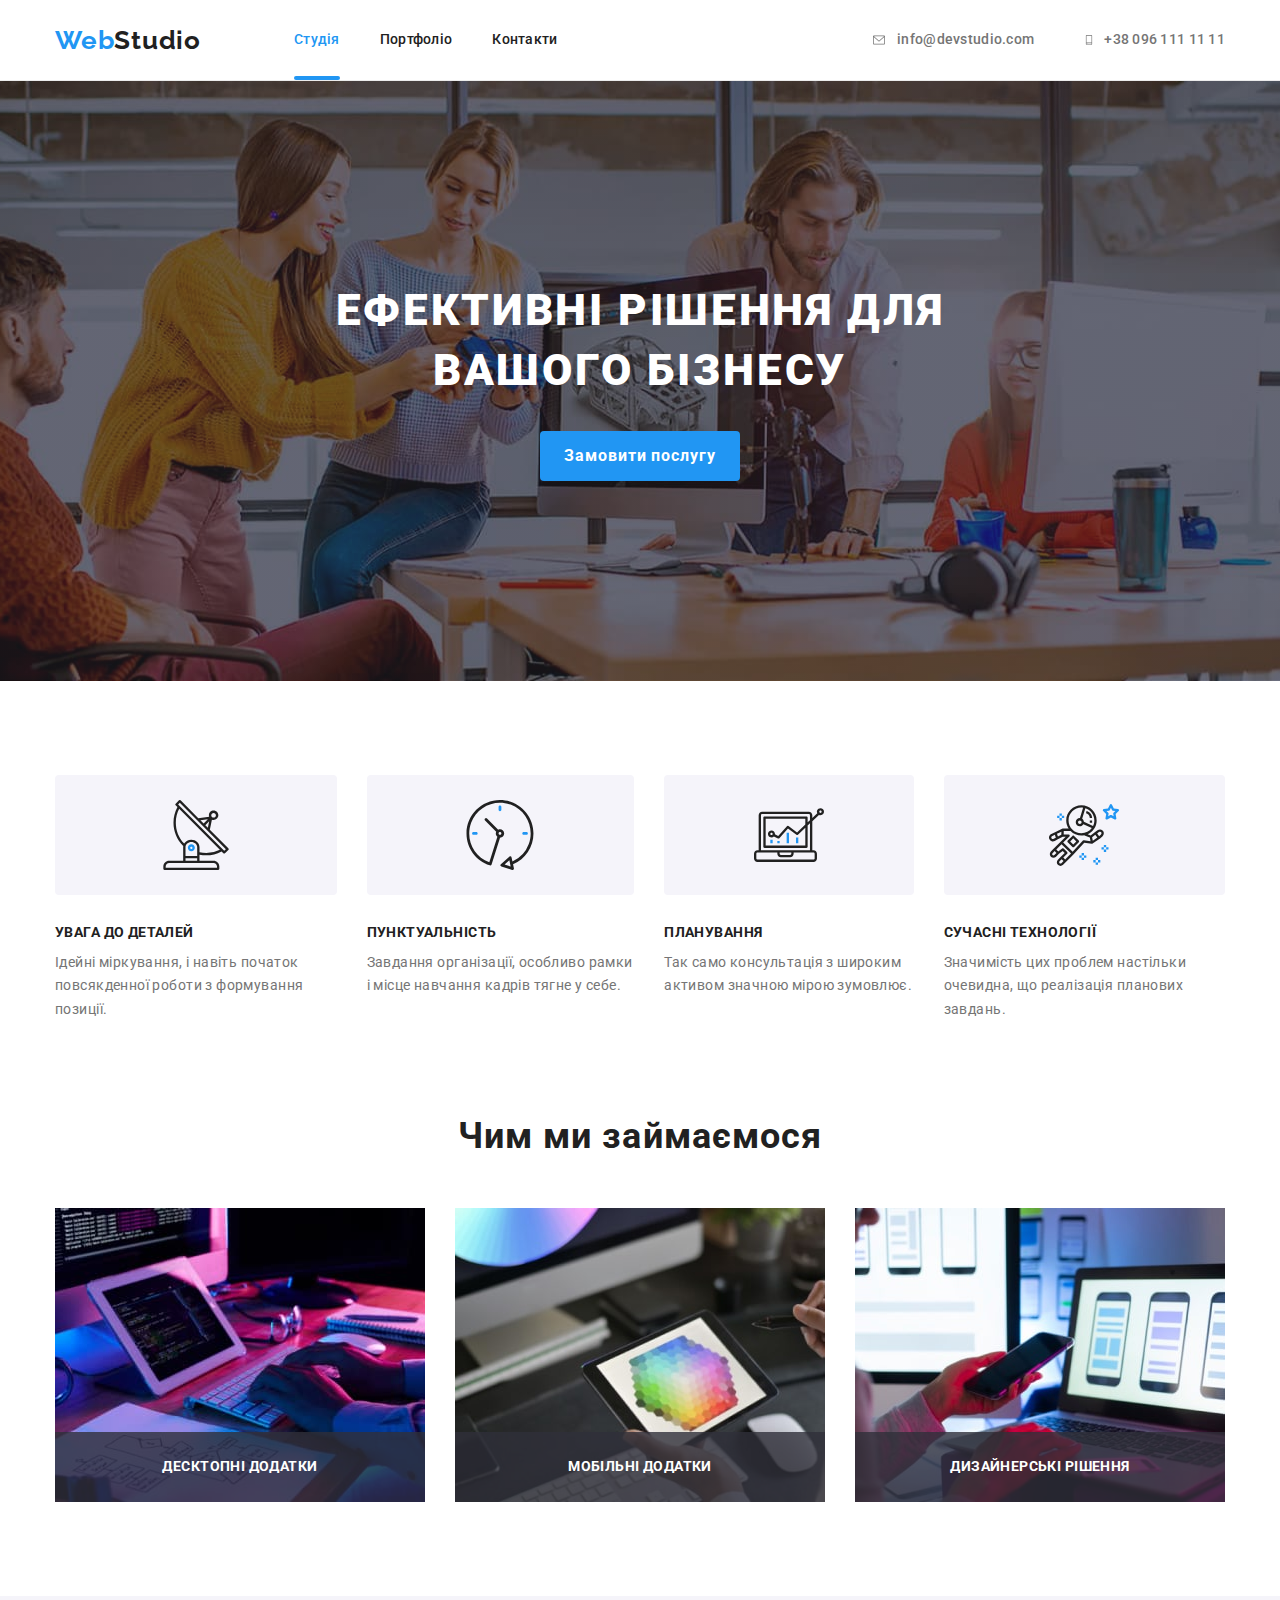
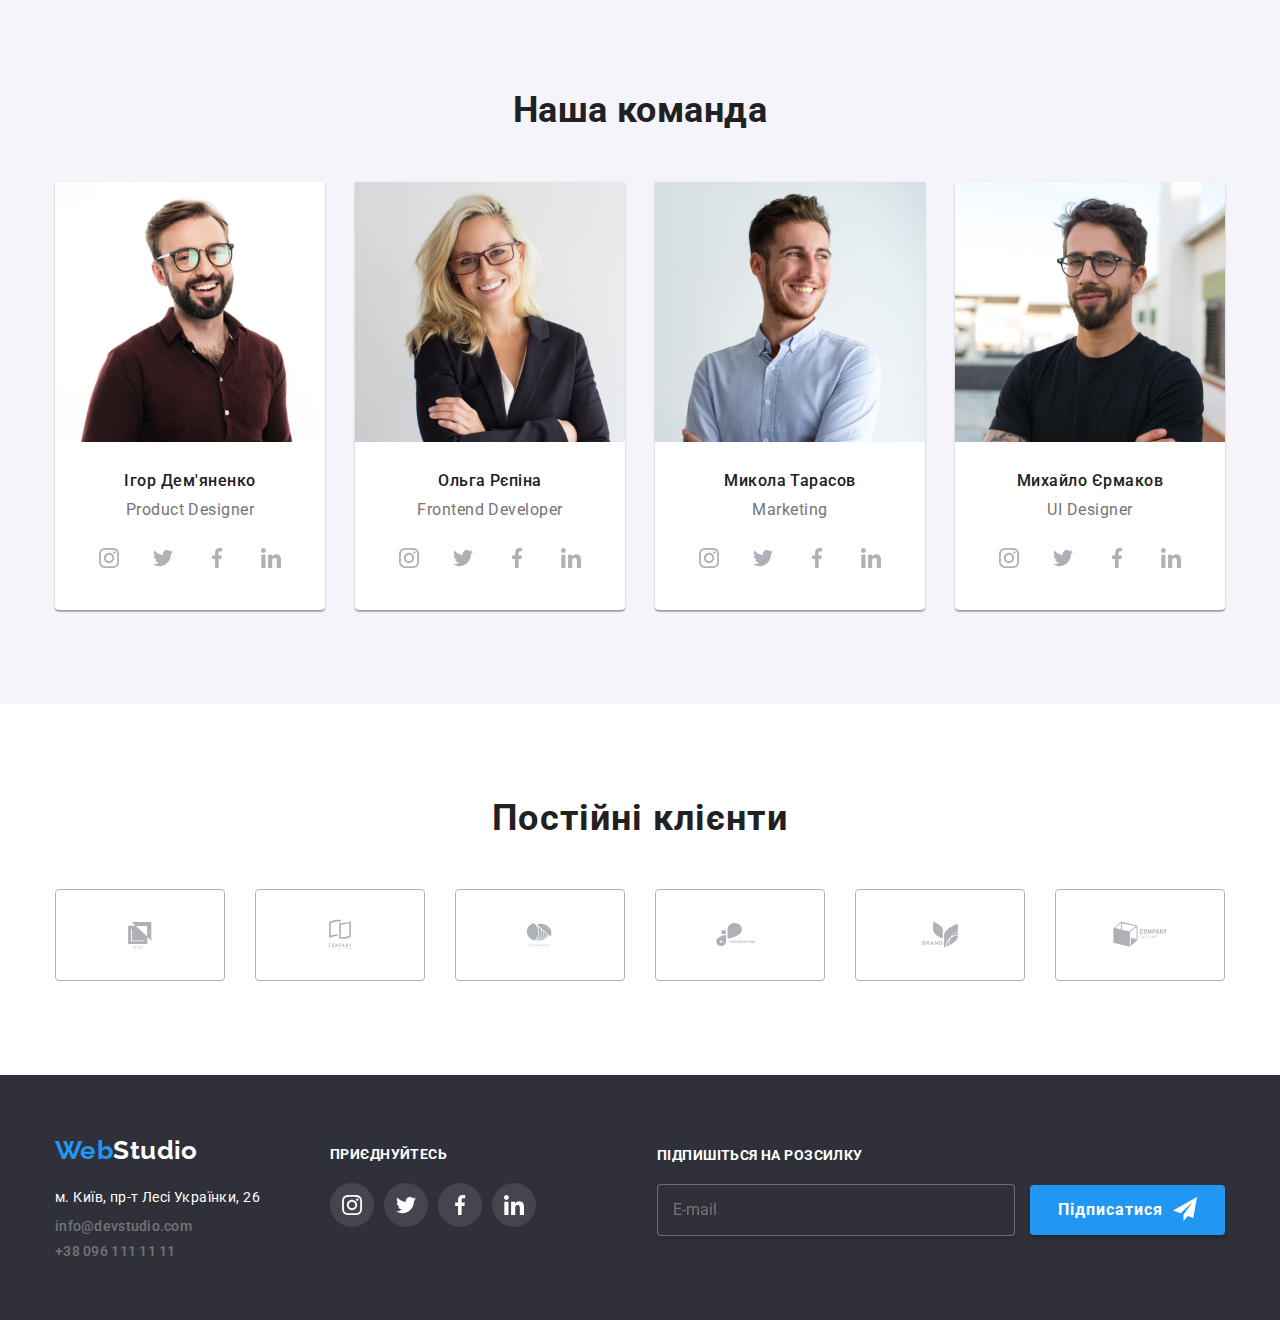
<file: index.html>
<!DOCTYPE html>
<html lang="uk">
<head>
    <meta charset="UTF-8">
    <meta http-equiv="X-UA-Compatible" content="IE=edge">
    <meta name="viewport" content="width=device-width, initial-scale=1.0">
    <title>WebStudio</title>
    <link rel="preconnect" href="https://fonts.googleapis.com">
    <link rel="preconnect" href="https://fonts.gstatic.com" crossorigin>
    <link href="https://fonts.googleapis.com/css2?family=Raleway:wght@700&family=Roboto:wght@400;500;700;900&display=swap" rel="stylesheet">
    <link rel="stylesheet" href="https://cdnjs.cloudflare.com/ajax/libs/modern-normalize/1.1.0/modern-normalize.min.css">
    <link rel="stylesheet" href="./css/styles.css">
</head>
    <body>
         <header class="page-header">
            <div class="container flex">
                <nav class="header-nav">
                    <a href="./index.html" class="header-logo"><span class="color-logo">Web</span>Studio</a>
                    <ul class="header-list">
                        <li class="item"><a href="" class="header-link link currant ">Студія</a></li>
                        <li class="item"><a href="./portfolio.html" class="header-link link">Портфоліо</a></li>
                        <li class="item"><a href="" class="header-link link">Контакти</a></li>
                    </ul>
                </nav>
                <ul class="mail-tell">
                    <li class="item">
                        <a href="mailto:info@devstudio.com" class="address-link"><svg width="16" height="12" class="header-svg-mail"><use href="./images/sprite_new.svg#envelope"></use></svg>info@devstudio.com</a></li>
                    <li class="item">
                        <a href="tell:+380961111111" class="address-link"><svg width="10" height="16" class="header-svg-mail"><use href="./images/sprite_new.svg#smartphone"></use></svg>+38 096 111 11 11</a></li>
                    </ul>
            </div>
        </header>
        <main>
                <section class="hero">
                    <div class="container">
                    <h1 class="hero-title">Ефективні рішення для вашого бізнесу</h1>
                    <button type="button" class="hero-btn" data-modal-open>Замовити послугу</button>
                    </div>
                </section>  
            <section class="hero-topic">
                <div class="container">
                    <h2 class="unknown">Всі наші плюси</h2>
                    <ul class="topic-list">
                    <li class="list-title">
                        <div class="hero-topic-svg"><svg width="70" height="70" class="hero-svg"><use href="./images/sprite_new.svg#antenna"></use></svg></div>
                        <h2 class="main-title">УВАГА ДО ДЕТАЛЕЙ</h2>
                        <p class="second-title">Ідейні міркування, і навіть початок повсякденної роботи з формування позиції.</p>
                    </li>
                    <li class="list-title">
                        <div class="hero-topic-svg"><svg width="70" height="70" class="hero-svg"><use href="./images/sprite_new.svg#clock"></use></svg></div>
                        <h2 class="main-title">ПУНКТУАЛЬНІСТЬ</h2>
                        <p class="second-title">Завдання організації, особливо рамки і місце навчання кадрів тягне у себе.</p>
                    </li>
                    <li class="list-title">
                        <div class="hero-topic-svg"><svg  width="70" height="70" class="hero-svg"><use href="./images/sprite_new.svg#diagram"></use></svg></div>
                        <h2 class="main-title">ПЛАНУВАННЯ</h2>
                        <p class="second-title">Так само консультація з широким активом значною мірою зумовлює.</p>
                    </li>
                    <li class="list-title">
                        <div class="hero-topic-svg"><svg width="70" height="70" class="hero-svg"><use href="./images/sprite_new.svg#astronaut"></use></svg></div>
                        <h2 class="main-title">СУЧАСНІ ТЕХНОЛОГІЇ</h2>
                        <p class="second-title">Значимість цих проблем настільки очевидна, що реалізація планових завдань.</p>
                    </li> 
                </ul></div>
            </section>
            <section class="about">
                <div class="container">
                    <h2 class="about-hero">Чим ми займаємося</h2>
                    <ul class="about-img">
                    <li class="img-list">
                        <p class="about-img-hover">Десктопні додатки</p>
                        <img src="./images/image_14.jpg" alt="development" width="370" height="294"></li>
                    <li class="img-list">
                        <p class="about-img-hover">Мобільні додатки</p>
                        <img src="./images/images_2.jpg" alt="digitalization" width="370" height="294"></li>
                    <li class="img-list">
                        <p class="about-img-hover">Дизайнерські рішення</p>
                        <img src="./images/images_3.jpg" alt="design" width="370" height="294"></li>
                    </ul>
                </div>
            </section>
            <section class="team">
                <div class="container">
                    <h2 class="team-hero">Наша команда</h2>
                    <ul class="team-list">
                        <li class="team-items">
                            <img src="./images/img_4.jpg" alt="Photo of Product Designer" width="270" height="260">
                            <h3 class="team-title">Ігор Дем'яненко</h3>
                            <p class="team-pre-title">Product Designer</p>
                            <ul class="team-soc-list list">
                                <li class="team-soc-items"><a href="#" class="team-soc-link link"><svg width="20" height="20" class="team-soc-icons"><use href="./images/sprite_new.svg#instagram_new"></use></svg></a></li>
                                <li class="team-soc-items"><a href="#" class="team-soc-link link"><svg width="20" height="20" class="team-soc-icons"><use href="./images/sprite_new.svg#twitter"></use></svg></a></li>
                                <li class="team-soc-items"><a href="#" class="team-soc-link link"><svg width="20" height="20" class="team-soc-icons"><use href="./images/sprite_new.svg#facebook"></use></svg></a></li>
                                <li class="team-soc-items"><a href="#" class="team-soc-link link"><svg width="20" height="20" class="team-soc-icons"><use href="./images/sprite_new.svg#linkedin"></use></svg></a></li>
                            </ul>
                        </li>
                        <li class="team-items">
                            <img src="./images/img_5.jpg" alt="Photo of Frontend Developer" width="270" height="260">
                            <h3 class="team-title">Ольга Рєпіна</h3>
                            <p class="team-pre-title">Frontend Developer</p>
                            <ul class="team-soc-list list">
                                <li class="team-soc-items"><a href="#" class="team-soc-link link"><svg width="20" height="20" class="team-soc-icons"><use href="./images/sprite_new.svg#instagram_new"></use></svg></a></li>
                                <li class="team-soc-items"><a href="#" class="team-soc-link link"><svg width="20" height="20" class="team-soc-icons"><use href="./images/sprite_new.svg#twitter"></use></svg></a></li>
                                <li class="team-soc-items"><a href="#" class="team-soc-link link"><svg width="20" height="20" class="team-soc-icons"><use href="./images/sprite_new.svg#facebook"></use></svg></a></li>
                                <li class="team-soc-items"><a href="#" class="team-soc-link link"><svg width="20" height="20" class="team-soc-icons"><use href="./images/sprite_new.svg#linkedin"></use></svg></a></li>
                            </ul>
                        </li>
                        <li class="team-items">
                            <img src="./images/img_6.jpg" alt="Photo of Marketing manager" width="270" height="260">
                            <h3 class="team-title">Микола Тарасов</h3>
                            <p class="team-pre-title">Marketing</p>
                            <ul class="team-soc-list list">
                                <li class="team-soc-items"><a href="#" class="team-soc-link link"><svg width="20" height="20" class="team-soc-icons"><use href="./images/sprite_new.svg#instagram_new"></use></svg></a></li>
                                <li class="team-soc-items"><a href="#" class="team-soc-link link"><svg width="20" height="20" class="team-soc-icons"><use href="./images/sprite_new.svg#twitter"></use></svg></a></li>
                                <li class="team-soc-items"><a href="#" class="team-soc-link link"><svg width="20" height="20" class="team-soc-icons"><use href="./images/sprite_new.svg#facebook"></use></svg></a></li>
                                <li class="team-soc-items"><a href="#" class="team-soc-link link"><svg width="20" height="20" class="team-soc-icons"><use href="./images/sprite_new.svg#linkedin"></use></svg></a></li>
                            </ul>
                        </li>
                        <li class="team-items">
                            <img src="./images/img_7.jpg" alt="Photo of UI Designer" width="270" height="260">
                            <h3 class="team-title">Михайло Єрмаков</h3>
                            <p class="team-pre-title">UI Designer</p>
                            <ul class="team-soc-list list">
                                <li class="team-soc-items"><a href="#" class="team-soc-link link"><svg width="20" height="20" class="team-soc-icons"><use href="./images/sprite_new.svg#instagram_new"></use></svg></a></li>
                                <li class="team-soc-items"><a href="#" class="team-soc-link link"><svg width="20" height="20" class="team-soc-icons"><use href="./images/sprite_new.svg#twitter"></use></svg></a></li>
                                <li class="team-soc-items"><a href="#" class="team-soc-link link"><svg width="20" height="20" class="team-soc-icons"><use href="./images/sprite_new.svg#facebook"></use></svg></a></li>
                                <li class="team-soc-items"><a href="#" class="team-soc-link link"><svg width="20" height="20" class="team-soc-icons"><use href="./images/sprite_new.svg#linkedin"></use></svg></a></li>
                            </ul>
                        </li>
                    </ul>
                </div>
            </section>
            <section class="base-client">
                <div class="container">
                    <h2 class="base-title">Постійні клієнти</h2>
                    <ul class="base-list">
                        <li class="base-client-items"><a href="#" class="base-client-link"><svg width="106" height="60" class="base-client-icon"><use href="./images/sprite_new.svg#Logo"></use></svg></a></li>
                        <li class="base-client-items"><a href="#" class="base-client-link"><svg width="106" height="60" class="base-client-icon"><use href="./images/sprite_new.svg#Logo_1"></use></svg></a></li>
                        <li class="base-client-items"><a href="#" class="base-client-link"><svg width="106" height="60" class="base-client-icon"><use href="./images/sprite_new.svg#Logo_2"></use></svg></a></li>
                        <li class="base-client-items"><a href="#" class="base-client-link"><svg width="106" height="60" class="base-client-icon"><use href="./images/sprite_new.svg#Logo_3"></use></svg></a></li>
                        <li class="base-client-items"><a href="#" class="base-client-link"><svg width="106" height="60" class="base-client-icon"><use href="./images/sprite_new.svg#Logo_4"></use></svg></a></li>
                        <li class="base-client-items"><a href="#" class="base-client-link"><svg width="106" height="60" class="base-client-icon"><use href="./images/sprite_new.svg#Logo_5"></use></svg></a></li>
                    </ul>
                </div>
            </section>
        </main>
        
        <!-- Футер-->
        <footer class="footer-block">
            <div class="container">
                <div class="footer-container">
                    <div class="footer-first-container">
                        <a href="/index.html" class="footer-logo"><span class="logo-footer">Web</span>Studio</a>
                        <address class="footer-address">  
                        <ul class="address-list">
                        <li class="item"><a href="https://www.google.com/maps/" class="footer-link-adress" style="padding: 0;">м. Київ, пр-т Лесі Українки, 26</a></li>
                        <li class="item"><a href="mailto:info@devstudio.com" class="address-link-footer" style="padding: 0;">info@devstudio.com</a></li>
                        <li class="item"><a href="tell:+380961111111" class="address-link-footer" style="padding: 0;">+38 096 111 11 11</a></li>
                        </ul>
                        </address>
                    </div>
                    <div class="footer-acction">
                        <p class="going-acction">приєднуйтесь</p>
                        <ul class="acction-items">
                        <li class="acction-list"><a href="#" class="acction-link"><svg width="20" height="20" class="acction-icon"><use href="./images/sprite_new.svg#instagram_new"></use></svg></a></li>
                        <li class="acction-list"><a href="#" class="acction-link"><svg width="20" height="20" class="acction-icon"><use href="./images/sprite_new.svg#twitter"></use></svg></a></li>
                        <li class="acction-list"><a href="#" class="acction-link"><svg width="20" height="20" class="acction-icon"><use href="./images/sprite_new.svg#facebook"></use></svg></a></li>
                        <li class="acction-list"><a href="#" class="acction-link"><svg width="20" height="20" class="acction-icon"><use href="./images/sprite_new.svg#linkedin"></use></svg></a></li>
                        </ul></div>
                    <div class="email-input">
                            <form name="mailing" autocomplete="off" novalidate class="form-join">
                                <label class="joining-us">
                                    <span class="joining-span">Підпишіться на розсилку</span> 
                                    <input type="email" name="email" placeholder="E-mail" class="joining-input">
                                </label>
                                <button type="submit" class="joining-button">
                                    Підписатися<svg class="icon-send-svg" width="24" height="24"><use href="./images/sprite_new.svg#icon_send"></use></svg></button>
                                    
                            </form>
                        </div>
                    </div>
            </div>
        </footer>
        <div class="backdrop is-hidden" data-modal>
            <div class="modal">
                <button type="button" class="close-button" data-modal-close>
                    <svg class="svg-button-close"><use href="./images/sprite_new.svg#close-black"></use></svg>
                </button>
                <p class="modal-heading">Залиште свої дані, ми вам передзвонимо</p>
                <form name="sign-up" autocomplete="off">
                    <div class="modal-div">
                        <label><span class="modal-titels">Ім'я</span>
                        <input type="text" class="modal-input" name="name">
                        <span class="icon-modal"><svg width="18" height="18"><use href="./images/sprite_new.svg#icon-person"></use></svg></span>
                        </label>
                    </div>
                    <div class="modal-div">
                        <label><span class="modal-titels">Телефон</span>
                        <input type="tel" class="modal-input" name="tel">
                        <span class="icon-modal"><svg width="18" height="18"><use href="./images/sprite_new.svg#phone_black"></use></svg></span>
                        </label>
                    </div>
                    <div class="modal-div">
                        <label><span class="modal-titels">Пошта</span>
                        <input type="email" class="modal-input" name="email">
                        <span class="icon-modal"><svg width="18" height="18"><use href="./images/sprite_new.svg#email_black"></use></svg></span>
                        </label>
                    </div>
                    <label >
                        <span class="modal-titels">Коментар</span>
                        <textarea name="comment-icon" placeholder="Введіть текст" class="comment-icon-area" rows="7"></textarea>
                    </label>
                    <label class="checkbox-rules">
                        <input class="checkbox" type="checkbox" name="policy">
                        <span class="checkbox-icon"></span>
                        <span class="rules-title">Погоджуюся з розсилкою та приймаю<a href="#" class="blue-title"> Умови договору</a></span>
                    </label>
                        
                    <button type="submit" class="modal-button hero-btn">Відправити</button>
                </form>
            </div>
        </div>
        <script src="./js/modal.js"></script>
    </body>



</html>
</file>
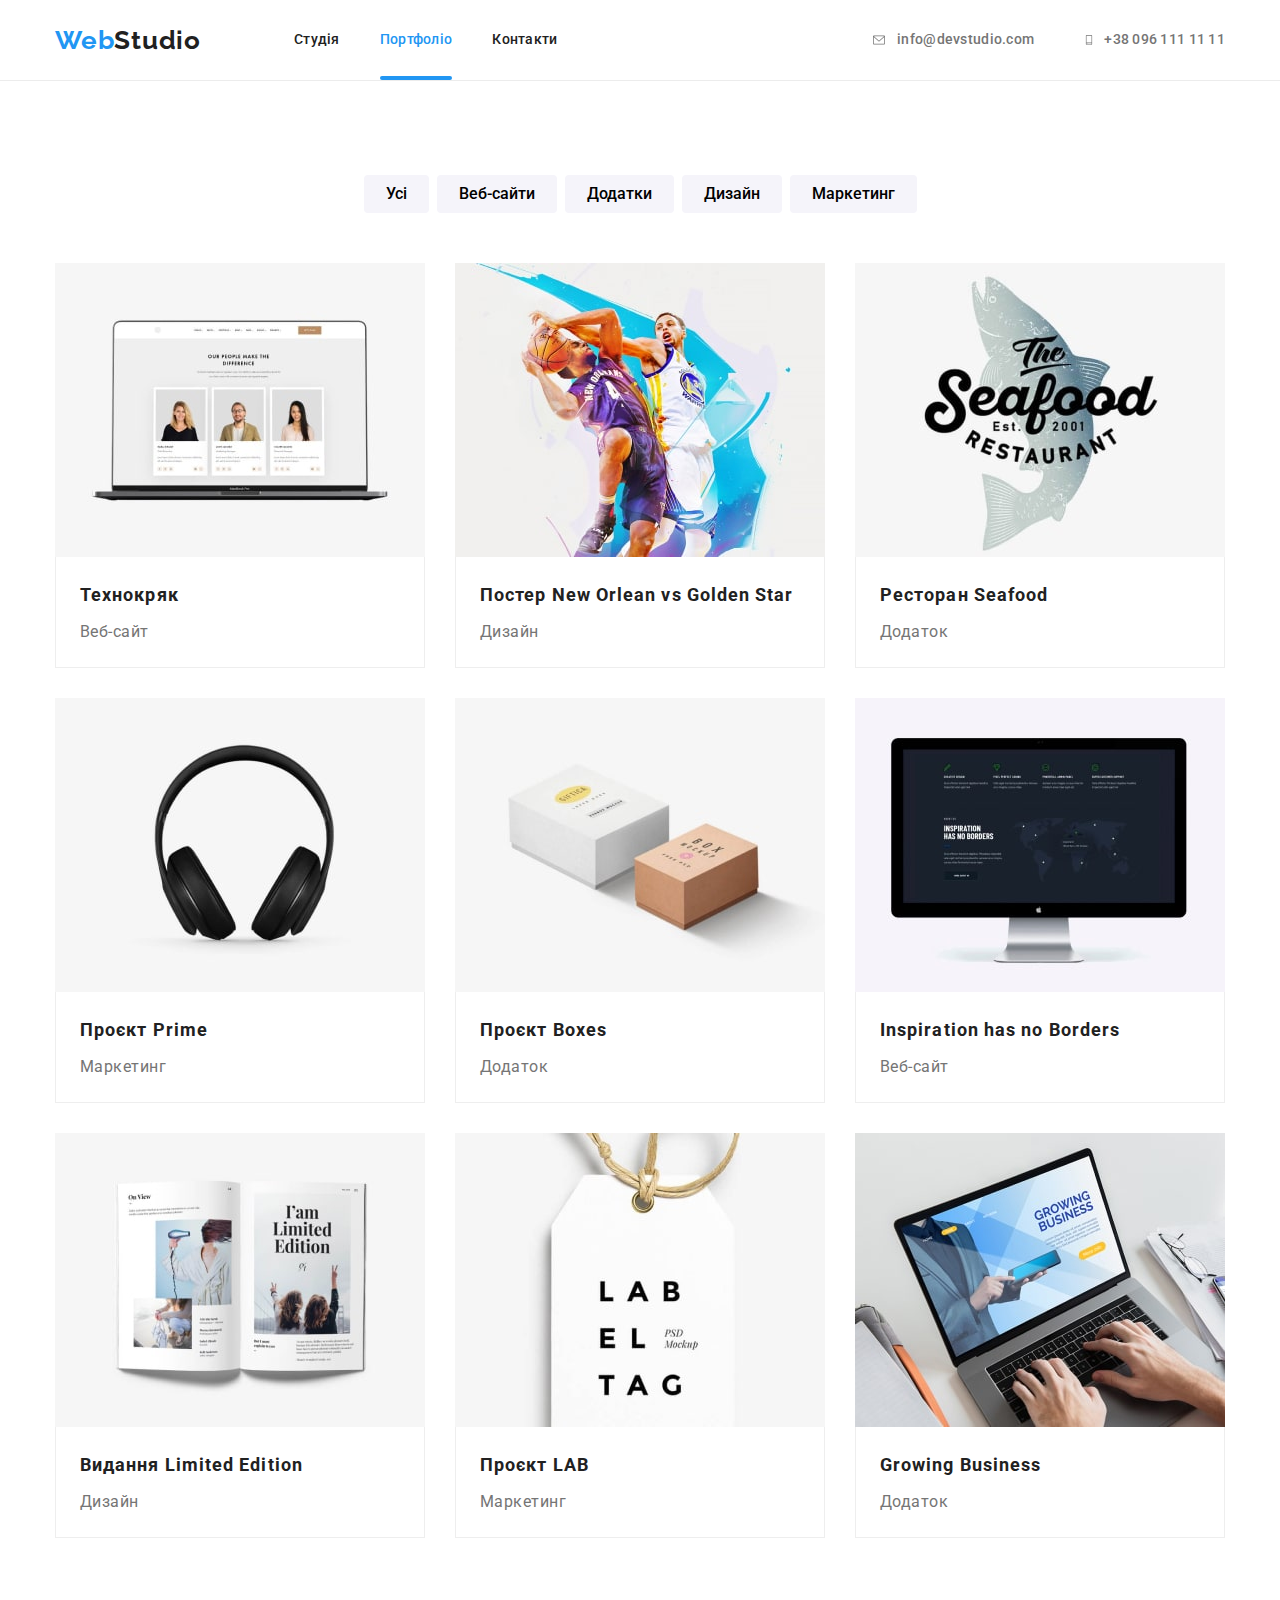
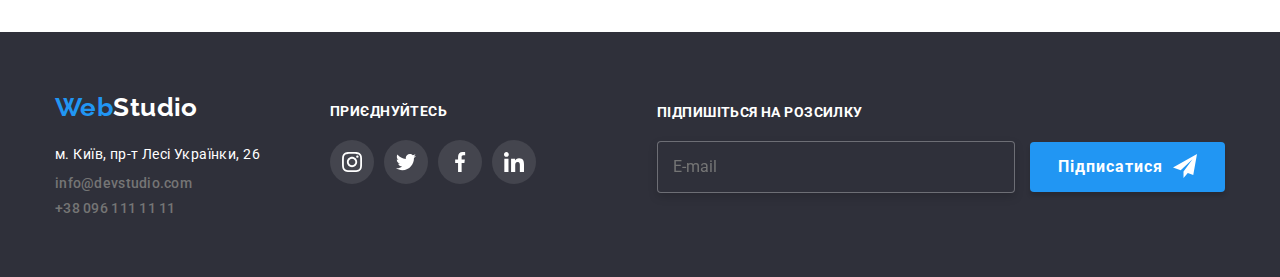
<file: portfolio.html>
<!DOCTYPE html>
<html lang="uk">
<head>
    <meta charset="UTF-8">
    <meta http-equiv="X-UA-Compatible" content="IE=edge">
    <meta name="viewport" content="width=device-width, initial-scale=1.0">
    <title>WebStudio</title>
    <link rel="preconnect" href="https://fonts.googleapis.com">
    <link rel="preconnect" href="https://fonts.gstatic.com" crossorigin>
    <link href="https://fonts.googleapis.com/css2?family=Raleway:wght@700&family=Roboto:wght@400;500;700;900&display=swap" rel="stylesheet">
    <link rel="stylesheet" href="https://cdnjs.cloudflare.com/ajax/libs/modern-normalize/1.1.0/modern-normalize.min.css">
    <link rel="stylesheet" href="./css/styles.css">
</head>
    <body>
        <header class="page-header">
            <div class="container flex">
                <nav class="header-nav">
                    <a href="./index.html" class="header-logo"><span class="color-logo">Web</span>Studio</a>
                    <ul class="header-list">
                        <li class="item"><a href="./index.html" class="header-link link">Студія</a></li>
                        <li class="item"><a href="./portfolio.html" class="header-link link currant">Портфоліо</a></li>
                        <li class="item"><a href="" class="header-link link">Контакти</a></li>
                    </ul>
                </nav>
                <ul class="mail-tell">
                    <li class="item"><a href="mailto:info@devstudio.com" class="address-link"><svg width="16" height="12" class="header-svg-mail"><use href="./images/sprite_new.svg#envelope"></use></svg>info@devstudio.com</a></li>
                    <li class="item"><a href="tell:+380961111111" class="address-link"><svg width="10" height="16" class="header-svg-mail"><use href="./images/sprite_new.svg#smartphone"></use></svg>+38 096 111 11 11</a></li>
                    </ul>
            </div>
        </header>
        <!-----------------MAIN------------ -->
        <main>
            <section class="portfolio">
                <div class="container">
                    <ul class="top-list">
                    <li class="top-item">
                    <button type="button" class="button-portfolio">Усі</button></li>
                    <li class="top-item">
                    <button type="button" class="button-portfolio">Веб-сайти</button></li>
                    <li class="top-item">
                    <button type="button" class="button-portfolio">Додатки</button></li>
                    <li class="top-item">
                    <button type="button" class="button-portfolio">Дизайн</button></li>
                    <li class="top-item">
                    <button type="button" class="button-portfolio">Маркетинг</button></li>
                    </ul>
                    <ul class="portfolio-list">
                        <li class="portfolio-items">
                            <a href="#" class="portfolio-link">
                                <div class="portfolio-thumb">
                                    <img src="./images.portfolio/img_1.jpg" alt="Веб-сайт" width="370">
                                    <p class="portfolio-overlay">Ресурс пропонує комплексні пропозиції з різним рівнем функціоналу та сервісів. Все це дозволить відвідувачу отримати вичерпні відомості про компанію чи приватну особу.</p></div>
                        <div class="cont-resume">
                            <h2 class="portfolio-title">Технокряк</h2>
                            <p class="portfolio-pre-title">Веб-сайт</p></div>
                        </a>
                    </li>
                    <li class="portfolio-items">
                        <a href="#" class="portfolio-link">
                            <div class="portfolio-thumb">
                                <img src="./images.portfolio/img_2.jpg" alt="Веб-сайт" width="370">
                                <p class="portfolio-overlay">Ресурс пропонує комплексні пропозиції з різним рівнем функціоналу та сервісів. Все це дозволить відвідувачу отримати вичерпні відомості про компанію чи приватну особу.</p></div>
                        <div class="cont-resume">
                            <h2 class="portfolio-title">Постер New Orlean vs Golden Star</h2>
                            <p class="portfolio-pre-title">Дизайн</p></div>
                        </a>
                    </li>
                    <li class="portfolio-items">
                        <a href="#" class="portfolio-link">
                        <div class="portfolio-thumb">
                            <img src="./images.portfolio/img_3.jpg" alt="Веб-сайт" width="370">
                            <p class="portfolio-overlay">Ресурс пропонує комплексні пропозиції з різним рівнем функціоналу та сервісів. Все це дозволить відвідувачу отримати вичерпні відомості про компанію чи приватну особу.</p></div>
                        <div class="cont-resume">
                            <h2 class="portfolio-title">Ресторан Seafood</h2>
                            <p class="portfolio-pre-title">Додаток</p></div>
                        </a>
                    </li>
                    <li class="portfolio-items">
                        <a href="#" class="portfolio-link">
                        <div class="portfolio-thumb">
                            <img src="./images.portfolio/img_4.jpg" alt="Веб-сайт" width="370">
                            <p class="portfolio-overlay">Ресурс пропонує комплексні пропозиції з різним рівнем функціоналу та сервісів. Все це дозволить відвідувачу отримати вичерпні відомості про компанію чи приватну особу.</p></div>
                        <div class="cont-resume">
                            <h2 class="portfolio-title">Проєкт Prime</h2>
                            <p class="portfolio-pre-title">Маркетинг</p></div>
                        </a>
                    </li>
                    <li class="portfolio-items">
                        <a href="#" class="portfolio-link">
                        <div class="portfolio-thumb">
                            <img src="./images.portfolio/img_5.jpg" alt="Веб-сайт" width="370">
                            <p class="portfolio-overlay">Ресурс пропонує комплексні пропозиції з різним рівнем функціоналу та сервісів. Все це дозволить відвідувачу отримати вичерпні відомості про компанію чи приватну особу.</p></div>
                        <div class="cont-resume">
                            <h2 class="portfolio-title">Проєкт Boxes</h2>
                            <p class="portfolio-pre-title">Додаток</p></div>
                        </a>
                    </li>
                    <li class="portfolio-items">
                        <a href="#" class="portfolio-link">
                        <div class="portfolio-thumb">
                            <img src="./images.portfolio/img_6.jpg" alt="Веб-сайт" width="370">
                            <p class="portfolio-overlay">Ресурс пропонує комплексні пропозиції з різним рівнем функціоналу та сервісів. Все це дозволить відвідувачу отримати вичерпні відомості про компанію чи приватну особу.</p></div>
                        <div class="cont-resume">
                            <h2 class="portfolio-title">Inspiration has no Borders</h2>
                            <p class="portfolio-pre-title">Веб-сайт</p></div>
                        </a>
                    </li>
                    <li class="portfolio-items">
                        <a href="#" class="portfolio-link">
                        <div class="portfolio-thumb">
                            <img src="./images.portfolio/img_7.jpg" alt="Веб-сайт" width="370">
                            <p class="portfolio-overlay">Ресурс пропонує комплексні пропозиції з різним рівнем функціоналу та сервісів. Все це дозволить відвідувачу отримати вичерпні відомості про компанію чи приватну особу.</p></div>
                        <div class="cont-resume">
                            <h2 class="portfolio-title">Видання Limited Edition</h2>
                            <p class="portfolio-pre-title">Дизайн</p></div>
                        </a>
                    </li>
                    <li class="portfolio-items">
                        <a href="#" class="portfolio-link">
                        <div class="portfolio-thumb">
                            <img src="./images.portfolio/img_8.jpg" alt="Веб-сайт" width="370">
                            <p class="portfolio-overlay">Ресурс пропонує комплексні пропозиції з різним рівнем функціоналу та сервісів. Все це дозволить відвідувачу отримати вичерпні відомості про компанію чи приватну особу.</p></div>
                        <div class="cont-resume">
                            <h2 class="portfolio-title">Проєкт LAB</h2>
                            <p class="portfolio-pre-title">Маркетинг</p></div>
                        </a>
                    </li>
                    <li class="portfolio-items">
                        <a href="#" class="portfolio-link">
                        <div class="portfolio-thumb">
                            <img src="./images.portfolio/img_9.jpg" alt="Веб-сайт" width="370">
                            <p class="portfolio-overlay">Ресурс пропонує комплексні пропозиції з різним рівнем функціоналу та сервісів. Все це дозволить відвідувачу отримати вичерпні відомості про компанію чи приватну особу.</p></div>
                        <div class="cont-resume">
                            <h2 class="portfolio-title">Growing Business</h2>
                            <p class="portfolio-pre-title">Додаток</p></div>
                        </a>
                    </li>
                    </ul>
                </div>
            </section>
        </main>
        <!-------------------------------Футер------------------------------------------------->
        <footer class="footer-block">
            <div class="container">
                <div class="footer-container">
                    <div class="footer-first-container">
                        <a href="/index.html" class="footer-logo"><span class="logo-footer">Web</span>Studio</a>
                        <address class="footer-address">  
                        <ul class="address-list">
                        <li class="item"><a href="https://www.google.com/maps/" class="footer-link-adress" style="padding: 0;">м. Київ, пр-т Лесі Українки, 26</a></li>
                        <li class="item"><a href="mailto:info@devstudio.com" class="address-link-footer" style="padding: 0;">info@devstudio.com</a></li>
                        <li class="item"><a href="tell:+380961111111" class="address-link-footer" style="padding: 0;">+38 096 111 11 11</a></li>
                        </ul>
                        </address>
                    </div>
                    <div class="footer-acction">
                        <h2 class="going-acction">приєднуйтесь</h2>
                        <ul class="acction-items">
                        <li class="acction-list"><a href="#" class="acction-link"><svg width="20" height="20" class="acction-icon"><use href="./images/sprite_new.svg#instagram_new"></use></svg></a></li>
                        <li class="acction-list"><a href="#" class="acction-link"><svg width="20" height="20" class="acction-icon"><use href="./images/sprite_new.svg#twitter"></use></svg></a></li>
                        <li class="acction-list"><a href="#" class="acction-link"><svg width="20" height="20" class="acction-icon"><use href="./images/sprite_new.svg#facebook"></use></svg></a></li>
                        <li class="acction-list"><a href="#" class="acction-link"><svg width="20" height="20" class="acction-icon"><use href="./images/sprite_new.svg#linkedin"></use></svg></a></li>
                        </ul></div>
                        <div class="email-input">
                            <form name="mailing" autocomplete="off" novalidate class="form-join">
                                <label class="joining-us">
                                    <span class="joining-span">Підпишіться на розсилку</span> 
                                    <input type="email" name="email" placeholder="E-mail" class="joining-input">
                                </label>
                                <button type="submit" class="joining-button">
                                    Підписатися<svg class="icon-send-svg" width="24" height="24"><use href="./images/sprite_new.svg#icon_send"></use></svg></button>
                                    
                            </form>
                        </div>
                    </div>
                    
            </div>
        </footer>
    </body>



</html>
</file>
<file: css/styles.css>
:root {
    --primary-header-color: #FFFFFF;
    --second-primary-color: #212121;
    --logo-color-button:  #2196F3;
    --color-p-text: #757575;
}
p, h1, h2, h3, h4, h5, h6, a {
    margin: 0;
    padding: 0;
}
ul {
    margin: 0;
    padding-left: 0px;
}
/* button {
    cursor: pointer;
    border: none;
    border-radius: 4px;
    width: 200px;
    height: 50px;
    
}  */
/* .hero-btn {
    cursor: pointer;
    border: none;
    border-radius: 4px;
    width: 200px;
    height: 50px;
    cursor: pointer;
} */
body{
    color: var(--second-primary-color);
    font-family: "Roboto", sans-serif;
    letter-spacing: 0.03em;
    line-height: 1.14;
    font-size: 14px;
    margin: 0;
}
.link {
    text-decoration: none;
    list-style: none;
}
.list {
    list-style: none;
    text-decoration: none;
}
ul {
    padding: 0;
    margin: 0;
}

li, ul, h1, h2, a {
    text-decoration: none;
    list-style-type: none;
}
   
img {
    display: block;
    max-width: 100%;
    height: auto;
}

.container {
    margin-left: auto;
    margin-right: auto;
    width: 1200px;
    /* outline: 2px solid tomato; */
    padding-right: 15px;
    padding-left: 15px;
}
.flex {
    display: flex;
    align-items: center;
}
/* ------------------nav-list--------------*/
.mail-tell {
    display: flex;
    margin-left: auto;
    align-items: center;
}
.mail-tell >.item:not(:last-child) {
    margin-right: 50px;
}

.header-nav {
    display: flex;
    align-items: center;
}

/*--------------HEADER------------------- */

.cont-resume {
    padding: 20px 24px;
    border: 1px solid #EEEEEE;
    border-top: none;
}
.header-nav > ul> li {
    list-style-type: none;
}

.header-list {
    display: flex;
    margin-left: 93px;
}

.header-list > .item:not(:last-child) {
    margin-right: 40px;
}

.page-header {
    background-color: var(--primary-header-color);
    border-bottom: 1px solid #ECECEC;
}
.header-logo {
    color: var(--second-primary-color);
    font-weight: 700;
    font-size: 26px;
    line-height: 1.19;
    letter-spacing: 0.03em;
    font-family: 'Raleway';
    font-style: normal;
    align-items: center;
    
}
.color-logo {
    color: var(--logo-color-button);
    font-family: 'Raleway';
    font-style: normal;
}

.header-link {

    font-weight: 500;
    font-size: 14px;
    line-height: 1.14;
    letter-spacing: 0.02em;

    position: relative;
    display: block;
    padding: 32px 0;
    color: var(--second-primary-color);
    transition: color 250ms cubic-bezier(0.4, 0, 0.2, 1);
}
.currant {
    color: var(--logo-color-button);
    
}
.currant::after {
    content: "";
    bottom: 0;
    left: 0;
    position: absolute; 

    width: 100%;
    height: 4px;
    background: #2196F3;
    border-radius: 2px;
    transition: color 250 cubic-bezier(0.4, 0, 0.2, 1);
    
}
.address-link {
    display: block;
    padding: 32px 0;
    display: flex;
    align-items: center;
    justify-content: center;

    font-style: normal;
    font-weight: 500;
    font-size: 14px;
    line-height: 1.14;
    letter-spacing: 0.02em;
    color: var(--color-p-text);

    transition: color 250ms cubic-bezier(0.4, 0, 0.2, 1);
    
}
.address-link:hover,
.header-link:hover {
   color: var(--logo-color-button);
}

.header-svg-mail {
    margin-right: 10px;
    fill: currentColor;
}




/* -------------Main---------------- */

.hero {
    background-color: #2F303A;
    text-align: center;
    padding: 200px 0;
    background-image: linear-gradient(rgba(47, 48, 58, 0.4), rgba(47, 48, 58, 0.4)), url(../images/header-photo.jpg);
    background-position: center;
    background-repeat: no-repeat;
    background-size: 1600px;
}
.hero-title {
    font-weight: 900;
    font-size: 44px;
    line-height: 1.36;
    letter-spacing: 0.06em;
    text-transform: uppercase;
    color: var(--primary-header-color);
    
    margin: 0 auto 30px;
    width: 696px;
    
}
.hero-btn {
    font-weight: 700;
    font-size: 16px;
    line-height: 1.87;
    letter-spacing: 0.06em;
    color: var(--primary-header-color);
    cursor: pointer;
    background: #2196F3;
    
    cursor: pointer;
    border: none;
    border-radius: 4px;
    cursor: pointer;
    padding: 10px 24px;

    
}
.hero-topic {
     padding: 94px 0;
}


/* ------------------HERO_TOPIC_---------- */ 

.unknown {
	display: none;
}
.topic-list {
    display: flex;
    gap: 30px;
}
.main-title {
    font-weight: 700;
    font-size: 14px;
    line-height: 1.14;
    letter-spacing: 0.03em;
    text-transform: uppercase;
    color: var(--second-primary-color);

    margin-bottom: 10px
}
.second-title {
    font-weight: 400;
    font-size: 14px;
    line-height: 1.71;
    letter-spacing: 0.03em;
    color: var(--color-p-text);
}
.hero-topic-svg {
    display: flex;
    align-items: center;
    justify-content: center;
    height: 120px;
    margin-bottom: 30px;
    border-radius: 4px;
    background: #F5F4FA;
}


/* -----------------What we are do------------ */
.about {
    padding-bottom: 94px;
}
.about-hero {
    font-weight: 700;
    font-size: 36px;
    line-height: 1.16;
    text-align: center;
    letter-spacing: 0.03em;
    color: var(--second-primary-color);
    margin-bottom: 50px;

}
.about-img {
    display: flex;
    justify-content: space-around;
    

}
.about-img > .img-list:not(:last-child) {
    margin-right: 30px;
}

.img-list {
    position: relative;
}
.about-img-hover {
    position: absolute;
    display: flex;
    height: 70px;
    align-items: center;
    justify-content: center;

    bottom: 0;
    width: 100%;
    color: var(--primary-header-color);
    background-color: rgba(47, 48, 58, 0.8);

    font-weight: 700;
    font-size: 14px;
    line-height: 1.14;
    text-align: center;
    letter-spacing: 0.03em;
    text-transform: uppercase;
}

/* --------------------Our TEAM--------- */
.team-items {
    background: #FFFFFF;
    box-shadow: 0px 1px 3px rgba(0, 0, 0, 0.12), 0px 1px 1px rgba(0, 0, 0, 0.14), 0px 2px 1px rgba(0, 0, 0, 0.2);
    border-radius: 0px 0px 4px 4px;
    text-align: center;
}
.team {
    padding-top: 94px;
    padding-bottom: 94px;
    background: #F5F4FA
}
.team-hero {
    font-weight: 700;
    font-size: 36px;
    line-height: 1.16;
}
.team-hero {
    text-align: center;
    margin-bottom: 50px;
}
   
.team-list {
    display: flex;
    justify-content: space-between;
}


.team-title {
    font-weight: 500;
    font-size: 16px;
    line-height: 1.18;
    letter-spacing: 0.03em;
    color: var(--second-primary-color);
    padding-top: 30px;
    margin-bottom: 10px;
}
.team-pre-title {
    font-weight: 400;
    font-size: 16px;
    line-height: 1.18;
    letter-spacing: 0.03em;
    color: var(--color-p-text);

    margin-bottom: 16px;
}

.team-soc-list {
    display: flex;
    justify-content: center;
    align-items: center;
    padding-bottom: 30px;
}
.team-soc-items {
    width: 44px;
    height: 44px;
}
.team-soc-items:not(:last-child) {
margin-right: 10px;
}

.team-soc-link {
    width: 100%;
    height: 100%;
    display: flex;
    background-color: #FFFFFF;
    border-radius: 50%;
    justify-content: center;
    align-items: center; 
    color: #afb1b8;
    transition: background-color 250ms cubic-bezier(0.4, 0, 0.2, 1), color 250ms cubic-bezier(0.4, 0, 0.2, 1);
}
.team-soc-link:hover {
    background-color: #2196F3;
    color: #FFFFFF;
}
.team-soc-icons {
    fill: currentColor;
}

/* ------------------------BAse client------------ */
.base-client {
    padding-top: 94px;
    padding-bottom: 94px;
}
.base-title {
    font-weight: 700;
    font-size: 36px;
    line-height: 1.16;
    text-align: center;
    letter-spacing: 0.03em;
    color: #212121;
    
    margin-bottom: 50px;
}
.base-list {
    display: flex;
    justify-content: center;
    align-items: center;
    gap: 30px;
}
.base-client-link {
    box-sizing: border-box;
    width: 170px;
    height: 92px;

    border: 1px solid #afb1b8;
    border-radius: 4px;

    display: flex;
    justify-content: center;
    align-items: center;
    transition: border-color 250ms cubic-bezier(0.4, 0, 0.2, 1);
}
.base-client-icon{
    fill: #afb1b8;
    transition: fill 250ms cubic-bezier(0.4, 0, 0.2, 1);
}
.base-client-link:hover .base-client-icon { 
    fill: #2196f3;
    
} 

.base-client-link:hover {
    border-color: #2196f3; 
   
    
}



/* ------------------------ФУТер ------------ */
.address-list, a {
    font-style: normal;
    list-style-type: none;
}
.address-list {
    display: flex;
    flex-direction: column;
    gap: 9px;
}

.footer-block {
    padding-top: 60px;
    padding-bottom: 60px;
}

.address-list:hover {
    color: var(--logo-color-button);
}
.footer-link-address:hover {
    color: var(--logo-color-button);
}
.logo-footer{
    color: var(--logo-color-button);
    font-weight: 700;
    font-size: 26px;
    line-height: 1.19;
    font-family: 'Raleway';
    font-style: normal;
    font-weight: 700;
    
}
.footer-logo {
    color: var(--primary-header-color);
    font-weight: 700;
    font-size: 26px;
    line-height: 1.19;
    font-family: 'Raleway';
    font-style: normal;
    font-weight: 700;

    display: inline-block;
    margin-bottom: 20px;
}

.footer-block {
    background-color: #2F303A;
}

.footer-link-adress {
    font-weight: 400;
    font-size: 14px;
    line-height: 1.71;
    letter-spacing: 0.03em;
    color: #FFFFFF;
    transition: color 250ms cubic-bezier(0.4, 0, 0.2, 1);
}
.footer-link-adress:hover,
.footer-link-adress:focus {
    color: var(--logo-color-button);
}

.address-link-footer {
    display: block;
    padding: 32px 0;

    font-weight: 500;
    font-size: 14px;
    line-height: 1.14;
    letter-spacing: 0.02em;
    color: var(--color-p-text);
    transition: color 250ms cubic-bezier(0.4, 0, 0.2, 1);
}
.footer-container {
    display: flex;
}

.footer-acction {
    display: block;
    margin-left: 70px;
    margin-top: 12px;
}

.going-acction {
    font-weight: 700;
    font-size: 14px;
    line-height: 1.14;
    letter-spacing: 0.03em;
    text-transform: uppercase;
    color: #FFFFFF;
    margin-bottom: 20px;
}
.acction-items {
    display: flex;
    justify-content: flex-start;
    gap: 10px;
}


.acction-link {
    width: 100%;
    height: 100%;
    display: flex;
    background-color: #44454E;
    border-radius: 50%;
    justify-content: center;
    align-items: center;
    transition: background-color 250ms cubic-bezier(0.4, 0, 0.2, 1);
}
.acction-link:hover {
    background-color: var(--logo-color-button);
}

.acction-icon {
    fill: #FFFFFF;
}

.acction-list {
    height: 44px;
    width: 44px;
}
.address-link-footer:hover {
 color: var(--logo-color-button);
}



/* ----------------------------Portfolio-------------------------- */
.portfolio {
    padding: 94px 0;
}
.top-list {
    display: flex;
    justify-content: center;
    margin-bottom: 50px;
}

.top-list > li:not(:last-child) {
    margin-right: 8px;
    
}
.portfolio-list {
    display: flex;
    flex-wrap: wrap;
    gap: 30px;
} 
.top-item:hover {
    border-radius: 4px;

}
.portfolio-link {
    display: block;
    transition: box-shadow 250ms cubic-bezier(0.4, 0, 0.2, 1);
}
.portfolio-link:hover { 
    box-shadow: 0px 1px 1px rgb(0 0 0 / 12%), 0px 4px 4px rgb(0 0 0 / 6%), 1px 4px 6px rgb(0 0 0 / 16%);
}

.portfolio-title {
    font-weight: 700;
    font-size: 18px;
    line-height: 2;
    letter-spacing: 0.06em;
    color: #212121;
    margin-bottom: 4px;
}
.portfolio-pre-title {
    font-weight: 400;
    font-size: 16px;
    line-height: 1.88;
    letter-spacing: 0.03em;
    color: #757575;
}

.button-portfolio {
    background: #F5F4FA;
    border-radius: 4px;
    font-family: inherit;
    font-weight: 500;
    font-size: 16px;
    line-height: 1.62;
    text-align: center;
    padding: 6px 22px;
    border: none;
    cursor: pointer;
    transition: background-color 250ms cubic-bezier(0.4, 0, 0.2, 1), color 250ms cubic-bezier(0.4, 0, 0.2, 1), box-shadow 250ms cubic-bezier(0.4, 0, 0.2, 1);;
    
}
.button-portfolio:hover {
    color: var(--primary-header-color);
    box-shadow: 0px 1px 1px rgba(0, 0, 0, 0.12), 0px 4px 4px rgba(0, 0, 0, 0.06), 1px 4px 6px rgba(0, 0, 0, 0.16);
    background-color: var(--logo-color-button);
}

.portfolio-thumb {
    position: relative;
    overflow: hidden;

}
.portfolio-overlay {
    position: absolute;
    padding: 63px 24px;
    bottom: 0;
    left: 0;

    width: 100%;
    height: 100%;

    font-weight: 400;
    font-size: 18px;
    line-height: 1.56;
    letter-spacing: 0.03em;
    color: #FFFFFF;
    background-color: rgba(33, 150, 243, 0.9);
    
    transform: translateY(100%);
    transition: transform 250ms cubic-bezier(0.4, 0, 0.2, 1);
}
.portfolio-link:hover .portfolio-overlay {
    transform: translateY(0);
}

/* ----------JOINING US-------- */
.email-input {
    display: flex;
    margin-left: auto;
    margin-top: 12px;


}
.joining-input {
    width: 358px;
    padding: 15px;

    color: rgba(255, 255, 255, 0.6);
    background-color: #2F303A;
    border: 1px solid rgba(255, 255, 255, 0.3);
    filter: drop-shadow(0px 4px 4px rgba(0, 0, 0, 0.15));
    border-radius: 4px;
    font-weight: 400;
    font-size: 16px;
    line-height: 1.25;
    outline: none;
    transition: border-color 250ms cubic-bezier(0.4, 0, 0.2, 1);
}
.joining-input:focus {
    
    border-color: var(--primary-header-color);
}

.joining-span {
    display: block;
    margin-bottom: 20px;

    font-weight: 700;
    font-size: 14px;
    line-height: 1.22;
    letter-spacing: 0.03em;
    color: #FFFFFF;
    text-transform: uppercase;
    
}

.joining-button {
    position: relative;
    display: inline;
    align-items: center;
    justify-content: center;
    padding: 10px 62px 10px 28px;
    margin-left: 12px;
    
    font-weight: 700;
    font-size: 16px;
    line-height: 1.87;
    letter-spacing: 0.06em;
   
    color: #FFFFFF;
    background-color: var(--logo-color-button);
    box-shadow: 0px 4px 4px rgba(0, 0, 0, 0.15);
    border-radius: 4px;
    border: 0;
    cursor: pointer;

    transform: scale(1);
    transition: transform 250ms cubic-bezier(0.4, 0, 0.2, 1);
}
.joining-button:hover {
    transform: scale(1.1);
}

.icon-send-svg {
    position: absolute;
    top: 12px;
    right: 28px;
    
}



/* ----------------BACKDRop------------- */

.backdrop {
    position: fixed;
    top: 0;
    left: 0;
    width: 100%;
    height: 100%;
    background: rgba(0, 0, 0, 0.2);

    opacity: 1;
    transition: opacity 250ms cubic-bezier(0.4, 0, 0.2, 1);
}
.backdrop.is-hidden {
    opacity: 0;
    pointer-events: none;
}
.modal {
    width: 528px;
    height: 581px;
    position: absolute;
    top: 55%;
    left: 50%;
    padding: 40px;
    transform: translate(-50%, -55%);
    transition: transform 250ms cubic-bezier(0.4, 0, 0.2, 1);
    
    background-color: #FFFFFF;
    box-shadow: 0px 1px 3px rgba(0, 0, 0, 0.12), 0px 1px 1px rgba(0, 0, 0, 0.14), 0px 2px 1px rgba(0, 0, 0, 0.2);
    border-radius: 4px;
    
}
.close-button {
    display: block;
    align-items: center;
    justify-content: center;

    position: absolute;
    top: 8px;
    right: 8px;
    cursor: pointer;

    background: #FFFFFF;
    border: 1px solid rgba(0, 0, 0, 0.1);
    border-radius: 50%;
    color: #000000;
    width: 30px;
    height: 30px;
} 
.svg-button-close {
    width: 100%;
    height: 100%;
}

/* ------------------------MODAL-PPP--------------- */
.modal {
    position: relative;
}
.modal-heading {
    font-weight: 700;
    font-size: 20px;
    line-height: 1.15;
    text-align: center;
    letter-spacing: 0.03em;
    color: #212121;

    margin-bottom: 12px;
}
.modal-div {
    position: relative;
    margin-bottom: 10px;
}
.modal-titels {
    display: block;
    margin-bottom: 4px;
    
    font-weight: 400;
    font-size: 12px;
    line-height: 14px;
    letter-spacing: 0.01em;
    color: #757575;
}

.icon-modal {
    position: absolute;
    top: 45%;
    left: 12px;
    display: inline-block;
    transition: fill 250ms cubic-bezier(0.4, 0, 0.2, 1);
}
.modal-input {
    width: 100%;
    height: 40px;
    padding-left: 42px;
    border: 1px solid rgba(33, 33, 33, 0.2);
    border-radius: 4px;
    outline: none;
    transition: border-color 250ms cubic-bezier(0.4, 0, 0.2, 1);

}
.modal-input:focus, 
.modal-input:hover {
    border-color: var(--logo-color-button);
}
.modal-input:hover ~ .icon-modal, .modal-input:focus ~ .icon-modal  {
    fill: var(--logo-color-button);
}


.comment-icon-area {
    display: block;

    width: 100%;
    height: 120px;
    padding: 12px 16px;
    border: 1px solid rgba(33, 33, 33, 0.2);
    border-radius: 4px;
    outline: none;
}
.comment-icon-area:focus, .comment-icon-area:hover {
    border-color: var(--logo-color-button);
}

.checkbox-rules {
    display: flex;
    align-items: center;
    margin-top: 20px;
    justify-content: center;
    margin-bottom: 30px;
    
}
.checkbox {
    -webkit-appearance: none;
      -moz-appearance: none;
    appearance: none;
    position: absolute;
}
.checkbox-icon {
    display: inline-block;
    align-items: center;
    justify-content: center;
    width: 16px;
    height: 15px;
    border: 1px solid black;
    border-radius: 2px;
    margin-right: 8px;
    transition: background-color 250ms cubic-bezier(0.4, 0, 0.2, 1);
}
textarea {
    resize: none;
}
.checkbox:checked + .checkbox-icon {
    background-color: var(--logo-color-button);
    border: none;
    background-image: url(../images/icon_check.svg);
    background-position: center;
    background-size: contain;
    background-origin: content-box;

}
.rules-title {
    align-items: center;
    justify-content: center;
    font-weight: 400;
    font-size: 14px;
    line-height: 1.71;
    letter-spacing: 0.03em;

    color: #757575;
}
.blue-title {
    color: var(--logo-color-button);
    text-decoration: underline;

}

.modal-button {
    margin: 0 auto;
    display: block;
    padding: 10px 52px;

    border: none;
    border-radius: 4px;
    background: #2196F3;
    transition: box-shadow 250ms cubic-bezier(0.4, 0, 0.2, 1);
}

.modal-button:hover {
    box-shadow: 0px 4px 4px rgba(0, 0, 0, 0.15);
    
}
</file>
